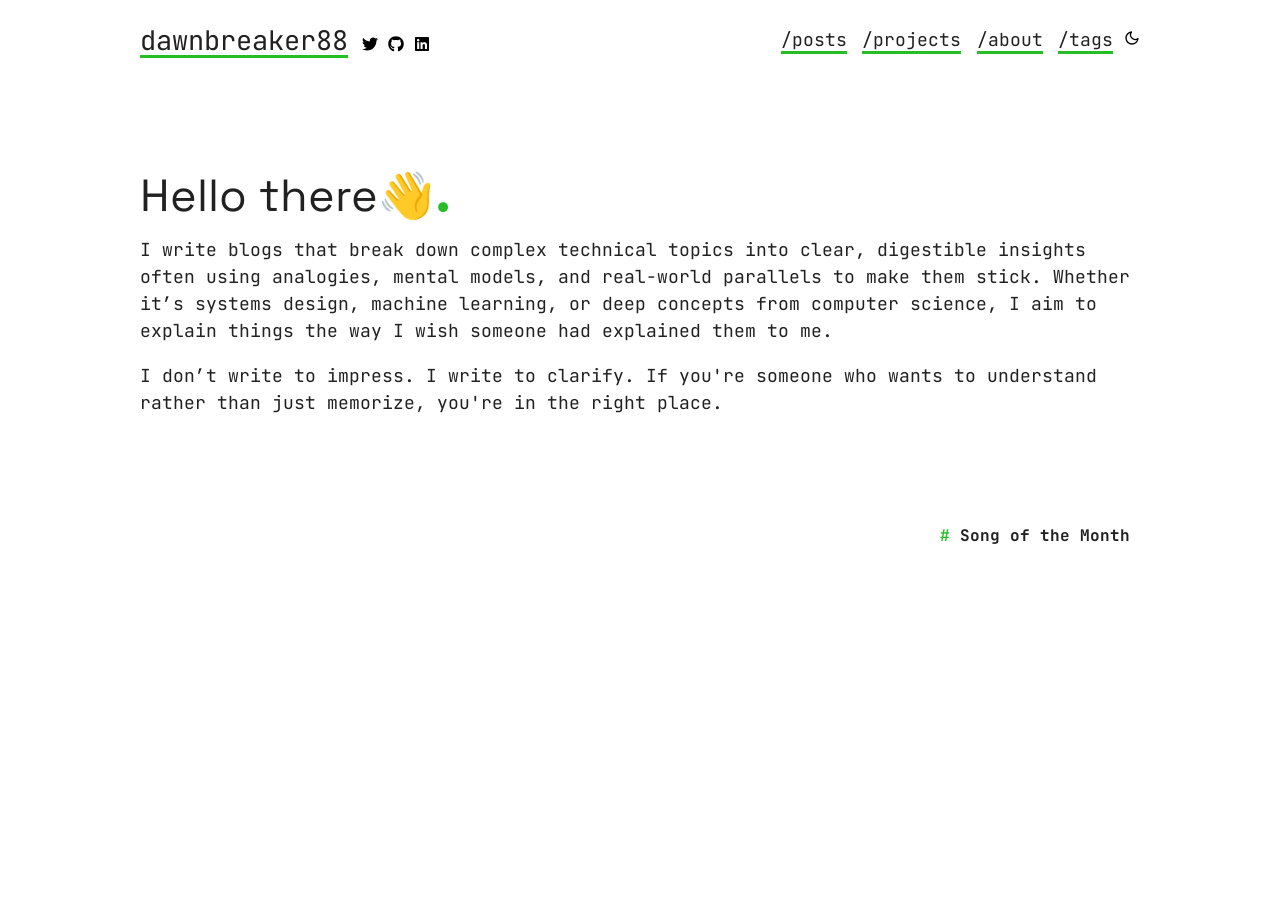
<file: index.html>
<!DOCTYPE html>
<html lang="en" class="dark light">

    <head>
    <meta charset="UTF-8">
    <meta http-equiv="X-UA-Compatible" content="IE=edge">
    <meta name="viewport" content="width=device-width, initial-scale=1.0">
    <meta name="base" content="https:&#x2F;&#x2F;dawnbreaker88.github.io&#x2F;blogsite&#x2F;">
<link rel="icon" type="image/x-icon" href="https://dawnbreaker88.github.io/blogsite">

    

    
    
    
        <title>dawnbreaker88</title>
        
            <meta property="og:title"
                  content="dawnbreaker88" />
        

    

    
        
    

    
        
    

    
    

    
    
        <link href=https://dawnbreaker88.github.io/blogsite/fonts.css rel="stylesheet" />
    

    
    

    
    

    
    <script src=https://dawnbreaker88.github.io/blogsite/js/toc.js></script>

    
    

    

    
    <link rel="alternate"
          type="application/atom+xml"
          title="dawnbreaker88"
          href="https://dawnbreaker88.github.io/blogsite/atom.xml">


    
    
        <link rel="stylesheet"
              type="text/css"
              href="https://dawnbreaker88.github.io/blogsite/theme/light.css" />
        <link id="darkModeStyle"
              rel="stylesheet"
              type="text/css"
              href="https://dawnbreaker88.github.io/blogsite/theme/dark.css" />
    

    <!-- Set the correct theme in the script -->

    
        <script src=https://dawnbreaker88.github.io/blogsite/js/themetoggle.js></script>

        
            <script>setTheme(getSavedTheme());</script>
        
    


    <link rel="stylesheet"
          type="text/css"
          media="screen"
          href="https://dawnbreaker88.github.io/blogsite/main.css" />

    

    </head>


    <body>
        <div class="content">
            <header>
    <div class="main">
        
            <a href=https:&#x2F;&#x2F;dawnbreaker88.github.io&#x2F;blogsite&#x2F;>dawnbreaker88</a>
        


        <div class="socials">
            
                <a rel="me" href="https:&#x2F;&#x2F;x.com&#x2F;dawnbreaker88" class="social">
                    <img alt="twitter"
                         src="https://dawnbreaker88.github.io/blogsite/icons/social/twitter.svg">
                </a>
            
                <a rel="me" href="https:&#x2F;&#x2F;github.com&#x2F;dawnbreaker88" class="social">
                    <img alt="github"
                         src="https://dawnbreaker88.github.io/blogsite/icons/social/github.svg">
                </a>
            
                <a rel="me" href="https:&#x2F;&#x2F;www.linkedin.com&#x2F;in&#x2F;vankaprabhath&#x2F;" class="social">
                    <img alt="linkedin"
                         src="https://dawnbreaker88.github.io/blogsite/icons/social/linkedin.svg">
                </a>
            
        </div>
    </div>

    <nav>
        
            <a href=https://dawnbreaker88.github.io/blogsite/posts style="margin-left: 0.25em">&#x2F;posts</a>
        
            <a href=https://dawnbreaker88.github.io/blogsite/projects style="margin-left: 0.25em">&#x2F;projects</a>
        
            <a href=https://dawnbreaker88.github.io/blogsite/about style="margin-left: 0.25em">&#x2F;about</a>
        
            <a href=https://dawnbreaker88.github.io/blogsite/tags style="margin-left: 0.25em">&#x2F;tags</a>
        

        

        
            <a id="dark-mode-toggle"
               onclick="toggleTheme(); event.preventDefault();"
               href="#">
                <img src="https://dawnbreaker88.github.io/blogsite/icons/sun.svg"
                     id="sun-icon"
                     style="filter: invert(1)"
                     alt="Light" />
                <img src=https://dawnbreaker88.github.io/blogsite/icons/moon.svg id="moon-icon" alt="Dark" />
            </a>

            <!-- Inititialize the theme toggle icons -->
            <script>updateItemToggleTheme()</script>
        
    </nav>
</header>


            
            
    
    <main>
        <article>
            <section class="body">
                
    <div class="page-header">
        Hello there👋<span class="primary-color" style="font-size: 1.6em">.</span>
    </div>

                <p>I write blogs that break down complex technical topics into clear, digestible insights often using analogies, mental models, and real-world parallels to make them stick. Whether it’s systems design, machine learning, or deep concepts from computer science, I aim to explain things the way I wish someone had explained them to me.</p>
<p>I don’t write to impress. I write to clarify. If you're someone who wants to understand rather than just memorize, you're in the right place.</p>
<div style="display: flex; flex-direction: column; align-items: flex-end; padding-right: 10px;">
  <iframe
    src="https://open.spotify.com/embed/track/3zEN0ii6s4DHHBpnTp3RP7?utm_source=generator"
    width="300" height="80" frameBorder="0" allowfullscreen=""
    allow="autoplay; clipboard-write; encrypted-media; fullscreen; picture-in-picture"
    loading="lazy">
  </iframe>
  <h1 style="margin-top: 8px; font-size: 16px;">Song of the Month</h1>
</div>

            </section>
        </article>
    </main>



            
                
            

            
        </div>
        

    </body>

</html>
</file>
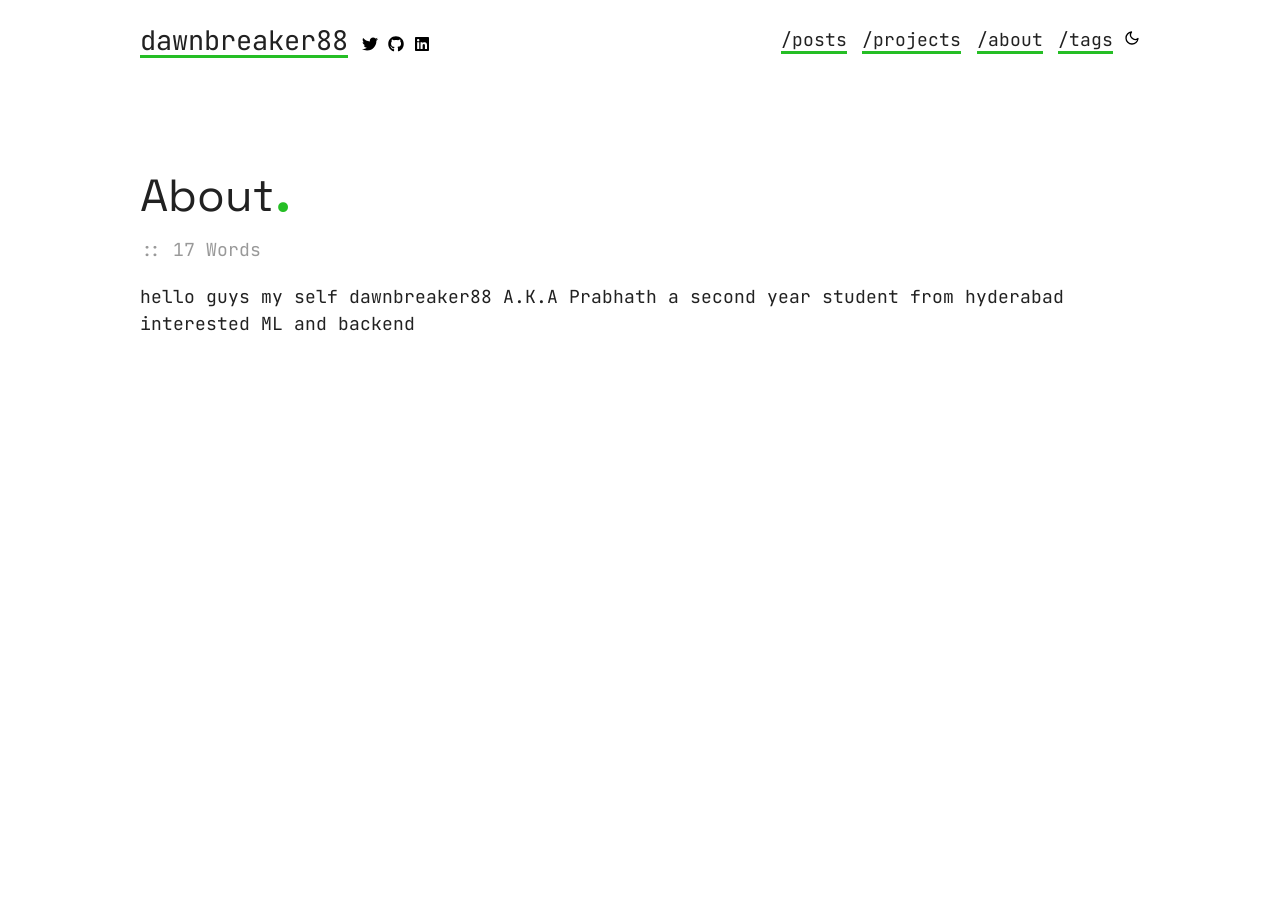
<file: about/index.html>
<!DOCTYPE html>
<html lang="en" class="dark light">

    <head>
    <meta charset="UTF-8">
    <meta http-equiv="X-UA-Compatible" content="IE=edge">
    <meta name="viewport" content="width=device-width, initial-scale=1.0">
    <meta name="base" content="https:&#x2F;&#x2F;dawnbreaker88.github.io&#x2F;blogsite&#x2F;">
<link rel="icon" type="image/x-icon" href="https://dawnbreaker88.github.io/blogsite">

    

    
    
    
        <title>
            
                About
            
        </title>

        
            <meta property="og:title"
                  content="About" />
        
    

    
        
    

    
        
    

    
    

    
    
        <link href=https://dawnbreaker88.github.io/blogsite/fonts.css rel="stylesheet" />
    

    
    

    
    

    
    <script src=https://dawnbreaker88.github.io/blogsite/js/toc.js></script>

    
    

    

    
    <link rel="alternate"
          type="application/atom+xml"
          title="dawnbreaker88"
          href="https://dawnbreaker88.github.io/blogsite/atom.xml">


    
    
        <link rel="stylesheet"
              type="text/css"
              href="https://dawnbreaker88.github.io/blogsite/theme/light.css" />
        <link id="darkModeStyle"
              rel="stylesheet"
              type="text/css"
              href="https://dawnbreaker88.github.io/blogsite/theme/dark.css" />
    

    <!-- Set the correct theme in the script -->

    
        <script src=https://dawnbreaker88.github.io/blogsite/js/themetoggle.js></script>

        
            <script>setTheme(getSavedTheme());</script>
        
    


    <link rel="stylesheet"
          type="text/css"
          media="screen"
          href="https://dawnbreaker88.github.io/blogsite/main.css" />

    

    </head>


    <body>
        <div class="content">
            <header>
    <div class="main">
        
            <a href=https:&#x2F;&#x2F;dawnbreaker88.github.io&#x2F;blogsite&#x2F;>dawnbreaker88</a>
        


        <div class="socials">
            
                <a rel="me" href="https:&#x2F;&#x2F;x.com&#x2F;dawnbreaker88" class="social">
                    <img alt="twitter"
                         src="https://dawnbreaker88.github.io/blogsite/icons/social/twitter.svg">
                </a>
            
                <a rel="me" href="https:&#x2F;&#x2F;github.com&#x2F;dawnbreaker88" class="social">
                    <img alt="github"
                         src="https://dawnbreaker88.github.io/blogsite/icons/social/github.svg">
                </a>
            
                <a rel="me" href="https:&#x2F;&#x2F;www.linkedin.com&#x2F;in&#x2F;vankaprabhath&#x2F;" class="social">
                    <img alt="linkedin"
                         src="https://dawnbreaker88.github.io/blogsite/icons/social/linkedin.svg">
                </a>
            
        </div>
    </div>

    <nav>
        
            <a href=https://dawnbreaker88.github.io/blogsite/posts style="margin-left: 0.25em">&#x2F;posts</a>
        
            <a href=https://dawnbreaker88.github.io/blogsite/projects style="margin-left: 0.25em">&#x2F;projects</a>
        
            <a href=https://dawnbreaker88.github.io/blogsite/about style="margin-left: 0.25em">&#x2F;about</a>
        
            <a href=https://dawnbreaker88.github.io/blogsite/tags style="margin-left: 0.25em">&#x2F;tags</a>
        

        

        
            <a id="dark-mode-toggle"
               onclick="toggleTheme(); event.preventDefault();"
               href="#">
                <img src="https://dawnbreaker88.github.io/blogsite/icons/sun.svg"
                     id="sun-icon"
                     style="filter: invert(1)"
                     alt="Light" />
                <img src=https://dawnbreaker88.github.io/blogsite/icons/moon.svg id="moon-icon" alt="Dark" />
            </a>

            <!-- Inititialize the theme toggle icons -->
            <script>updateItemToggleTheme()</script>
        
    </nav>
</header>


            
            
    
    <main>
        <article>
            <div class="title">
                
                
    <div class="page-header">
        About<span class="primary-color" style="font-size: 1.6em">.</span>
    </div>


                <div class="meta">
                    

                    

                    

                    :: 17 Words

                    
                    

                    
                    

                    

                </div>
            </div>

            

            
            
                
            

            <section class="body">
                <p>hello guys my self dawnbreaker88 A.K.A Prabhath a second year student from hyderabad interested ML and backend</p>

            </section>
        </article>
    </main>



            
                
            

            
        </div>
        

    </body>

</html>
</file>
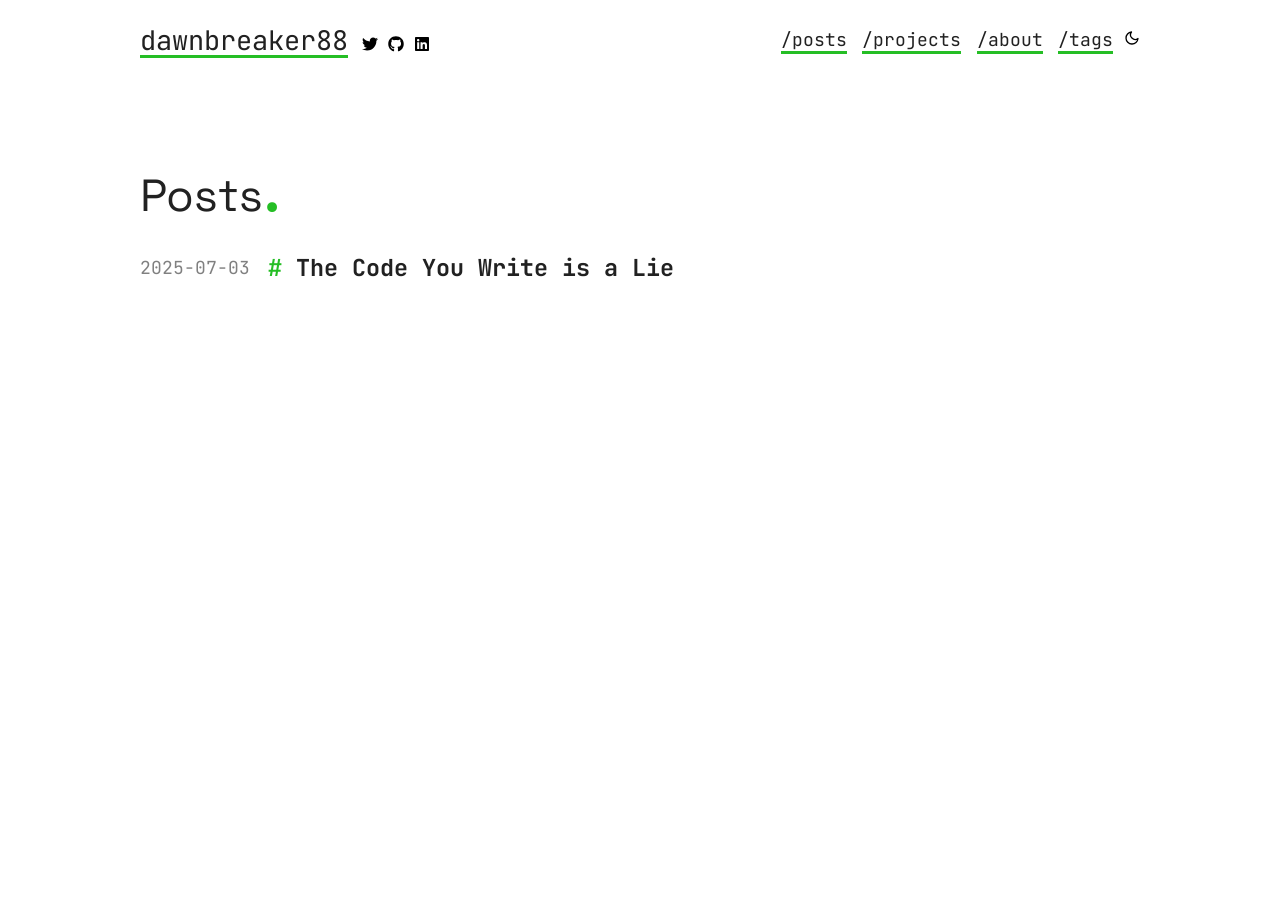
<file: posts/index.html>
<!DOCTYPE html>
<html lang="en" class="dark light">

    <head>
    <meta charset="UTF-8">
    <meta http-equiv="X-UA-Compatible" content="IE=edge">
    <meta name="viewport" content="width=device-width, initial-scale=1.0">
    <meta name="base" content="https:&#x2F;&#x2F;dawnbreaker88.github.io&#x2F;blogsite&#x2F;">
<link rel="icon" type="image/x-icon" href="https://dawnbreaker88.github.io/blogsite">

    

    
    
    
        <title>
            
                Posts
            
        </title>

        
            <meta property="og:title"
                  content="dawnbreaker88" />
        
    

    
        
    

    
        
    

    
    

    
    
        <link href=https://dawnbreaker88.github.io/blogsite/fonts.css rel="stylesheet" />
    

    
    

    
    

    
    <script src=https://dawnbreaker88.github.io/blogsite/js/toc.js></script>

    
    

    

    
    <link rel="alternate"
          type="application/atom+xml"
          title="dawnbreaker88"
          href="https://dawnbreaker88.github.io/blogsite/atom.xml">


    
    
        <link rel="stylesheet"
              type="text/css"
              href="https://dawnbreaker88.github.io/blogsite/theme/light.css" />
        <link id="darkModeStyle"
              rel="stylesheet"
              type="text/css"
              href="https://dawnbreaker88.github.io/blogsite/theme/dark.css" />
    

    <!-- Set the correct theme in the script -->

    
        <script src=https://dawnbreaker88.github.io/blogsite/js/themetoggle.js></script>

        
            <script>setTheme(getSavedTheme());</script>
        
    


    <link rel="stylesheet"
          type="text/css"
          media="screen"
          href="https://dawnbreaker88.github.io/blogsite/main.css" />

    

    </head>


    <body>
        <div class="content">
            <header>
    <div class="main">
        
            <a href=https:&#x2F;&#x2F;dawnbreaker88.github.io&#x2F;blogsite&#x2F;>dawnbreaker88</a>
        


        <div class="socials">
            
                <a rel="me" href="https:&#x2F;&#x2F;x.com&#x2F;dawnbreaker88" class="social">
                    <img alt="twitter"
                         src="https://dawnbreaker88.github.io/blogsite/icons/social/twitter.svg">
                </a>
            
                <a rel="me" href="https:&#x2F;&#x2F;github.com&#x2F;dawnbreaker88" class="social">
                    <img alt="github"
                         src="https://dawnbreaker88.github.io/blogsite/icons/social/github.svg">
                </a>
            
                <a rel="me" href="https:&#x2F;&#x2F;www.linkedin.com&#x2F;in&#x2F;vankaprabhath&#x2F;" class="social">
                    <img alt="linkedin"
                         src="https://dawnbreaker88.github.io/blogsite/icons/social/linkedin.svg">
                </a>
            
        </div>
    </div>

    <nav>
        
            <a href=https://dawnbreaker88.github.io/blogsite/posts style="margin-left: 0.25em">&#x2F;posts</a>
        
            <a href=https://dawnbreaker88.github.io/blogsite/projects style="margin-left: 0.25em">&#x2F;projects</a>
        
            <a href=https://dawnbreaker88.github.io/blogsite/about style="margin-left: 0.25em">&#x2F;about</a>
        
            <a href=https://dawnbreaker88.github.io/blogsite/tags style="margin-left: 0.25em">&#x2F;tags</a>
        

        

        
            <a id="dark-mode-toggle"
               onclick="toggleTheme(); event.preventDefault();"
               href="#">
                <img src="https://dawnbreaker88.github.io/blogsite/icons/sun.svg"
                     id="sun-icon"
                     style="filter: invert(1)"
                     alt="Light" />
                <img src=https://dawnbreaker88.github.io/blogsite/icons/moon.svg id="moon-icon" alt="Dark" />
            </a>

            <!-- Inititialize the theme toggle icons -->
            <script>updateItemToggleTheme()</script>
        
    </nav>
</header>


            
            
    
        
    <div class="page-header">
        Posts<span class="primary-color" style="font-size: 1.6em">.</span>
    </div>

    

    
        <main class="list">
    <ul>
            <li class="list-item">
                <section>
                    <div class="post-header">
                        <time>2025-07-03</time>

                        <div>
                            <h1 class="title">
                                <a href=https://dawnbreaker88.github.io/blogsite/posts/turing/>The Code You Write is a Lie</a>

                                
                            </h1>

                            <div class="meta">
                                <div class="description">
                                    
                                        
                                    
                                </div>

                                
                            </div>
                        </div>
                    </div>
                </section>
            </li>
        </ul>

        </main>
    

    
        <ul class="pagination">
            

            
        </ul>
    


            
                
            

            
        </div>
        

    </body>

</html>
</file>
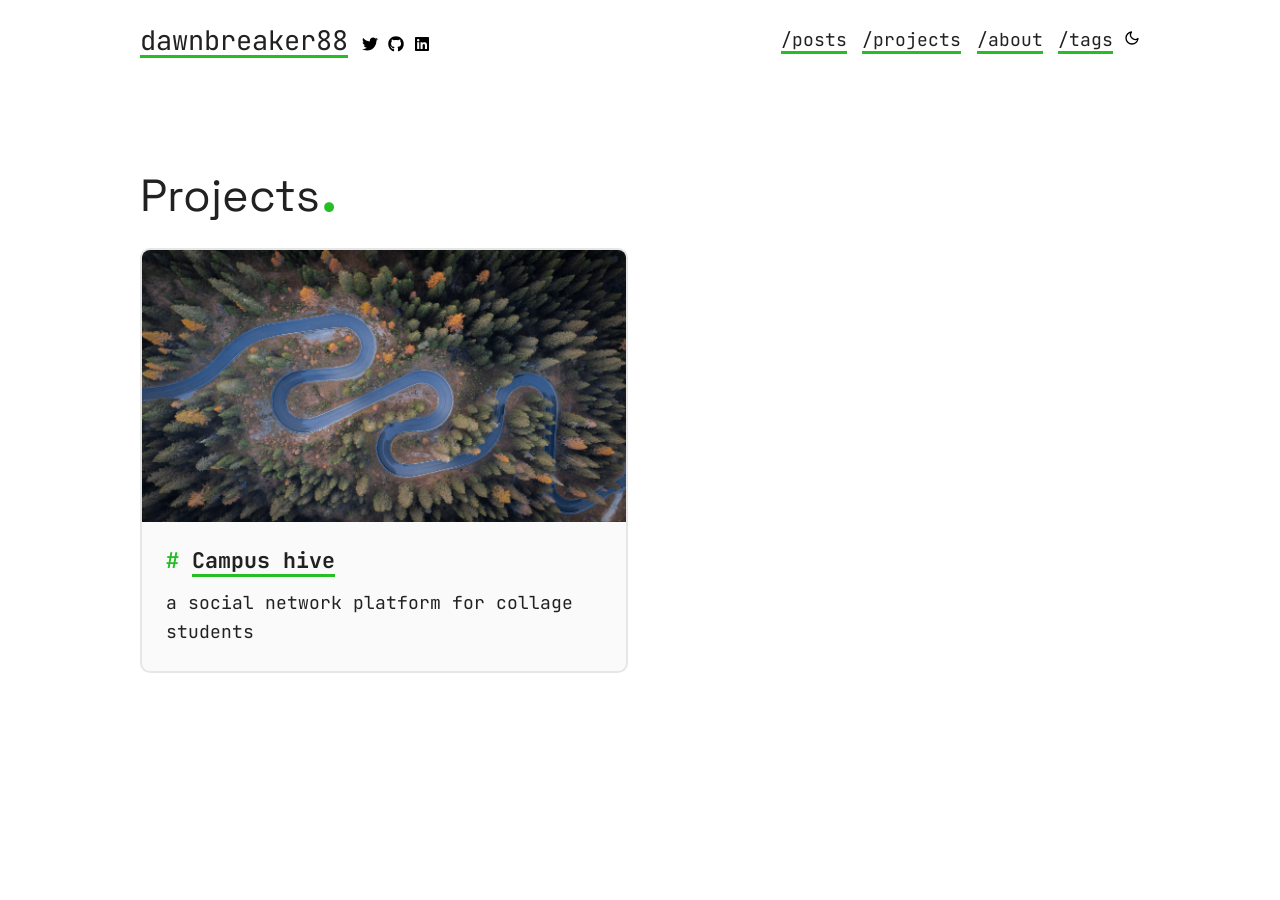
<file: projects/index.html>
<!DOCTYPE html>
<html lang="en" class="dark light">

    <head>
    <meta charset="UTF-8">
    <meta http-equiv="X-UA-Compatible" content="IE=edge">
    <meta name="viewport" content="width=device-width, initial-scale=1.0">
    <meta name="base" content="https:&#x2F;&#x2F;dawnbreaker88.github.io&#x2F;blogsite&#x2F;">
<link rel="icon" type="image/x-icon" href="https://dawnbreaker88.github.io/blogsite">

    

    
    
    
        <title>
            
                Projects
            
        </title>

        
            <meta property="og:title"
                  content="dawnbreaker88" />
        
    

    
        
    

    
        
    

    
    

    
    
        <link href=https://dawnbreaker88.github.io/blogsite/fonts.css rel="stylesheet" />
    

    
    

    
    

    
    <script src=https://dawnbreaker88.github.io/blogsite/js/toc.js></script>

    
    

    

    
    <link rel="alternate"
          type="application/atom+xml"
          title="dawnbreaker88"
          href="https://dawnbreaker88.github.io/blogsite/atom.xml">


    
    
        <link rel="stylesheet"
              type="text/css"
              href="https://dawnbreaker88.github.io/blogsite/theme/light.css" />
        <link id="darkModeStyle"
              rel="stylesheet"
              type="text/css"
              href="https://dawnbreaker88.github.io/blogsite/theme/dark.css" />
    

    <!-- Set the correct theme in the script -->

    
        <script src=https://dawnbreaker88.github.io/blogsite/js/themetoggle.js></script>

        
            <script>setTheme(getSavedTheme());</script>
        
    


    <link rel="stylesheet"
          type="text/css"
          media="screen"
          href="https://dawnbreaker88.github.io/blogsite/main.css" />

    

    </head>


    <body>
        <div class="content">
            <header>
    <div class="main">
        
            <a href=https:&#x2F;&#x2F;dawnbreaker88.github.io&#x2F;blogsite&#x2F;>dawnbreaker88</a>
        


        <div class="socials">
            
                <a rel="me" href="https:&#x2F;&#x2F;x.com&#x2F;dawnbreaker88" class="social">
                    <img alt="twitter"
                         src="https://dawnbreaker88.github.io/blogsite/icons/social/twitter.svg">
                </a>
            
                <a rel="me" href="https:&#x2F;&#x2F;github.com&#x2F;dawnbreaker88" class="social">
                    <img alt="github"
                         src="https://dawnbreaker88.github.io/blogsite/icons/social/github.svg">
                </a>
            
                <a rel="me" href="https:&#x2F;&#x2F;www.linkedin.com&#x2F;in&#x2F;vankaprabhath&#x2F;" class="social">
                    <img alt="linkedin"
                         src="https://dawnbreaker88.github.io/blogsite/icons/social/linkedin.svg">
                </a>
            
        </div>
    </div>

    <nav>
        
            <a href=https://dawnbreaker88.github.io/blogsite/posts style="margin-left: 0.25em">&#x2F;posts</a>
        
            <a href=https://dawnbreaker88.github.io/blogsite/projects style="margin-left: 0.25em">&#x2F;projects</a>
        
            <a href=https://dawnbreaker88.github.io/blogsite/about style="margin-left: 0.25em">&#x2F;about</a>
        
            <a href=https://dawnbreaker88.github.io/blogsite/tags style="margin-left: 0.25em">&#x2F;tags</a>
        

        

        
            <a id="dark-mode-toggle"
               onclick="toggleTheme(); event.preventDefault();"
               href="#">
                <img src="https://dawnbreaker88.github.io/blogsite/icons/sun.svg"
                     id="sun-icon"
                     style="filter: invert(1)"
                     alt="Light" />
                <img src=https://dawnbreaker88.github.io/blogsite/icons/moon.svg id="moon-icon" alt="Dark" />
            </a>

            <!-- Inititialize the theme toggle icons -->
            <script>updateItemToggleTheme()</script>
        
    </nav>
</header>


            
            
    
    <div class="page-header">
        Projects<span class="primary-color" style="font-size: 1.6em">.</span>
    </div>


    <main>
    <div class="cards">
            <div class="card">
                
                    <img class="card-image"
                         alt="&#x2F;projects&#x2F;project-1.jpg"
                         src="https://dawnbreaker88.github.io/blogsite/projects/project-1.jpg" />
                

                <div class="card-info">
                    <h1 class="card-title">
                        
                            <a href=https:&#x2F;&#x2F;campus-hive-fp98.vercel.app&#x2F;>Campus hive</a>
                        
                    </h1>

                    <div class="meta">
                    </div>

                    <div class="card-description">
                        a social network platform for collage students
                    </div>
                </div>
            </div>

        </div>

    </main>

    


            
                
            

            
        </div>
        

    </body>

</html>
</file>
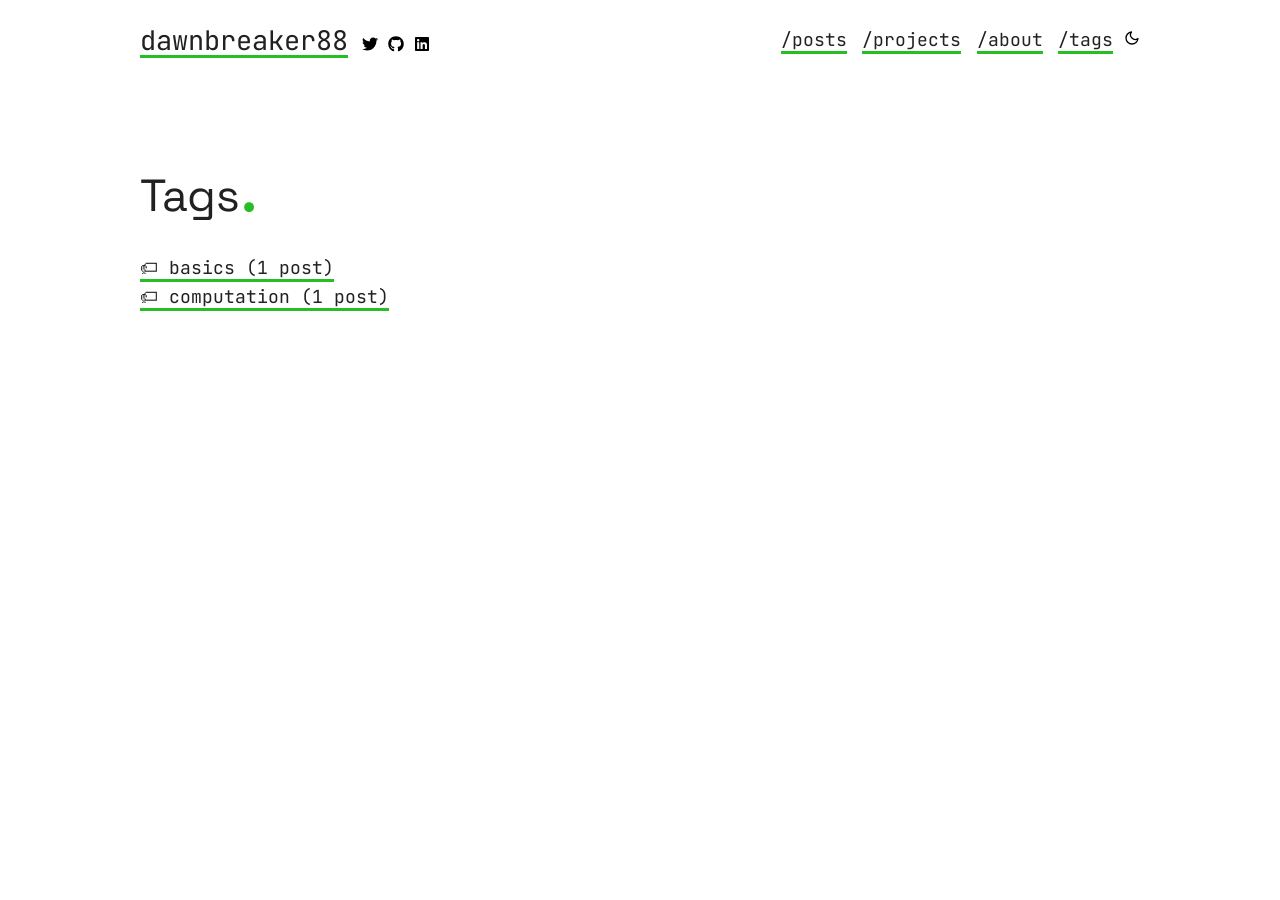
<file: tags/index.html>
<!DOCTYPE html>
<html lang="en" class="dark light">

    <head>
    <meta charset="UTF-8">
    <meta http-equiv="X-UA-Compatible" content="IE=edge">
    <meta name="viewport" content="width=device-width, initial-scale=1.0">
    <meta name="base" content="https:&#x2F;&#x2F;dawnbreaker88.github.io&#x2F;blogsite&#x2F;">
<link rel="icon" type="image/x-icon" href="https://dawnbreaker88.github.io/blogsite">

    

    
    
    
        <title>
            
                dawnbreaker88
            
        </title>

        
            <meta property="og:title"
                  content="dawnbreaker88" />
        
    

    
        
    

    
        
    

    
    

    
    
        <link href=https://dawnbreaker88.github.io/blogsite/fonts.css rel="stylesheet" />
    

    
    

    
    

    
    <script src=https://dawnbreaker88.github.io/blogsite/js/toc.js></script>

    
    

    

    
    <link rel="alternate"
          type="application/atom+xml"
          title="dawnbreaker88"
          href="https://dawnbreaker88.github.io/blogsite/atom.xml">


    
    
        <link rel="stylesheet"
              type="text/css"
              href="https://dawnbreaker88.github.io/blogsite/theme/light.css" />
        <link id="darkModeStyle"
              rel="stylesheet"
              type="text/css"
              href="https://dawnbreaker88.github.io/blogsite/theme/dark.css" />
    

    <!-- Set the correct theme in the script -->

    
        <script src=https://dawnbreaker88.github.io/blogsite/js/themetoggle.js></script>

        
            <script>setTheme(getSavedTheme());</script>
        
    


    <link rel="stylesheet"
          type="text/css"
          media="screen"
          href="https://dawnbreaker88.github.io/blogsite/main.css" />

    

    </head>


    <body>
        <div class="content">
            <header>
    <div class="main">
        
            <a href=https:&#x2F;&#x2F;dawnbreaker88.github.io&#x2F;blogsite&#x2F;>dawnbreaker88</a>
        


        <div class="socials">
            
                <a rel="me" href="https:&#x2F;&#x2F;x.com&#x2F;dawnbreaker88" class="social">
                    <img alt="twitter"
                         src="https://dawnbreaker88.github.io/blogsite/icons/social/twitter.svg">
                </a>
            
                <a rel="me" href="https:&#x2F;&#x2F;github.com&#x2F;dawnbreaker88" class="social">
                    <img alt="github"
                         src="https://dawnbreaker88.github.io/blogsite/icons/social/github.svg">
                </a>
            
                <a rel="me" href="https:&#x2F;&#x2F;www.linkedin.com&#x2F;in&#x2F;vankaprabhath&#x2F;" class="social">
                    <img alt="linkedin"
                         src="https://dawnbreaker88.github.io/blogsite/icons/social/linkedin.svg">
                </a>
            
        </div>
    </div>

    <nav>
        
            <a href=https://dawnbreaker88.github.io/blogsite/posts style="margin-left: 0.25em">&#x2F;posts</a>
        
            <a href=https://dawnbreaker88.github.io/blogsite/projects style="margin-left: 0.25em">&#x2F;projects</a>
        
            <a href=https://dawnbreaker88.github.io/blogsite/about style="margin-left: 0.25em">&#x2F;about</a>
        
            <a href=https://dawnbreaker88.github.io/blogsite/tags style="margin-left: 0.25em">&#x2F;tags</a>
        

        

        
            <a id="dark-mode-toggle"
               onclick="toggleTheme(); event.preventDefault();"
               href="#">
                <img src="https://dawnbreaker88.github.io/blogsite/icons/sun.svg"
                     id="sun-icon"
                     style="filter: invert(1)"
                     alt="Light" />
                <img src=https://dawnbreaker88.github.io/blogsite/icons/moon.svg id="moon-icon" alt="Dark" />
            </a>

            <!-- Inititialize the theme toggle icons -->
            <script>updateItemToggleTheme()</script>
        
    </nav>
</header>


            
            
    <div class="tag-cloud">
        
            
    <div class="page-header">
        Tags<span class="primary-color" style="font-size: 1.6em">.</span>
    </div>

        

        <main class="list">
            <ul class="tags">
                
                    <li>
                        <a href="https://dawnbreaker88.github.io/blogsite/tags/basics/">
                            basics (1 post)
                        </a>
                    </li>
                
                    <li>
                        <a href="https://dawnbreaker88.github.io/blogsite/tags/computation/">
                            computation (1 post)
                        </a>
                    </li>
                
            </ul>
        </main>
    </div>


            
                
            

            
        </div>
        

    </body>

</html>
</file>
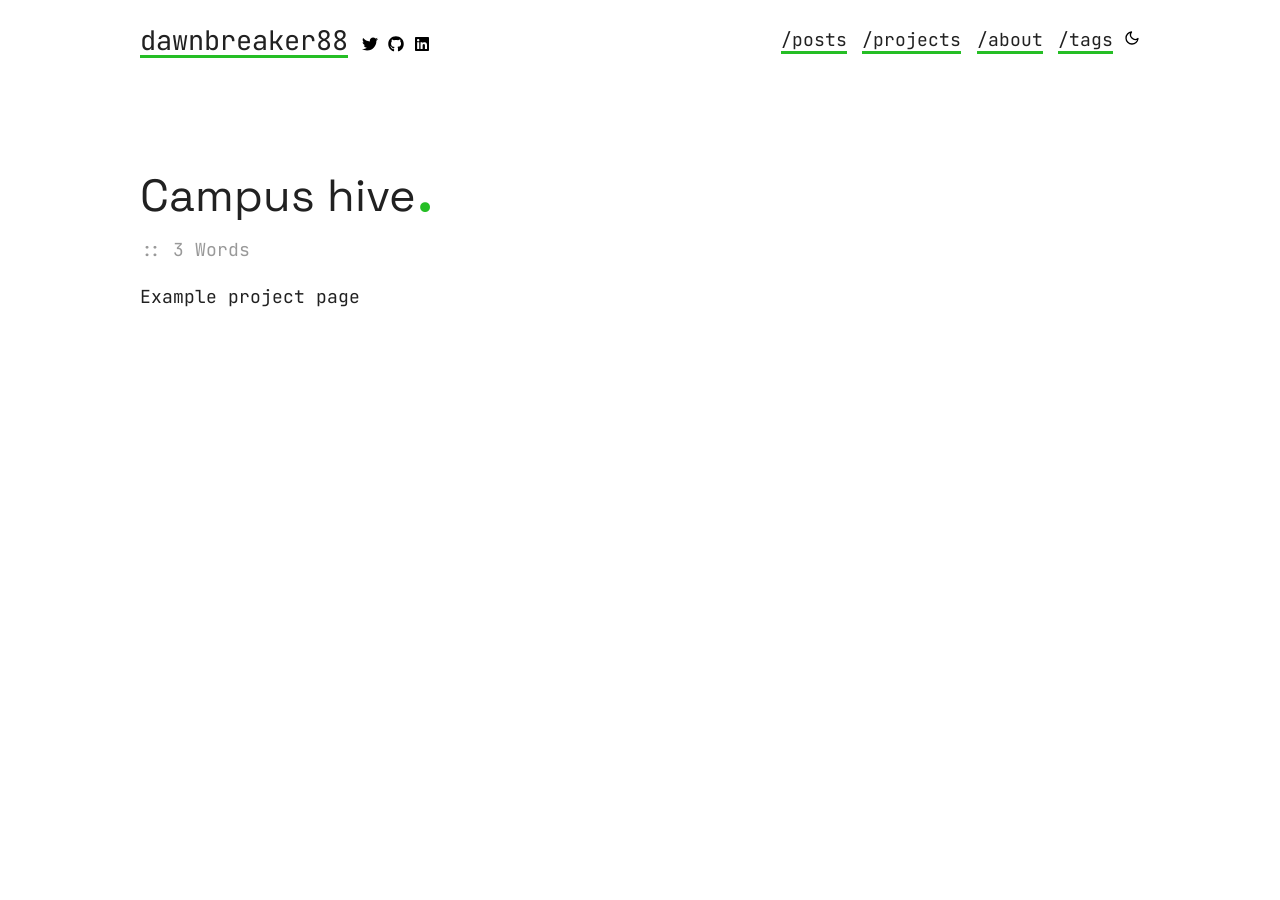
<file: projects/project-1/index.html>
<!DOCTYPE html>
<html lang="en" class="dark light">

    <head>
    <meta charset="UTF-8">
    <meta http-equiv="X-UA-Compatible" content="IE=edge">
    <meta name="viewport" content="width=device-width, initial-scale=1.0">
    <meta name="base" content="https:&#x2F;&#x2F;dawnbreaker88.github.io&#x2F;blogsite&#x2F;">
<link rel="icon" type="image/x-icon" href="https://dawnbreaker88.github.io/blogsite">

    

    
    
    
        <title>
            
                Campus hive
            
        </title>

        
            <meta property="og:title"
                  content="Campus hive" />
        
    

    
        
            <meta property="og:description" content="a social network platform for collage students" />
        
    

    
        
            <meta name="description" content="a social network platform for collage students" />
        
    

    
    

    
    
        <link href=https://dawnbreaker88.github.io/blogsite/fonts.css rel="stylesheet" />
    

    
    

    
    

    
    <script src=https://dawnbreaker88.github.io/blogsite/js/toc.js></script>

    
    

    

    
    <link rel="alternate"
          type="application/atom+xml"
          title="dawnbreaker88"
          href="https://dawnbreaker88.github.io/blogsite/atom.xml">


    
    
        <link rel="stylesheet"
              type="text/css"
              href="https://dawnbreaker88.github.io/blogsite/theme/light.css" />
        <link id="darkModeStyle"
              rel="stylesheet"
              type="text/css"
              href="https://dawnbreaker88.github.io/blogsite/theme/dark.css" />
    

    <!-- Set the correct theme in the script -->

    
        <script src=https://dawnbreaker88.github.io/blogsite/js/themetoggle.js></script>

        
            <script>setTheme(getSavedTheme());</script>
        
    


    <link rel="stylesheet"
          type="text/css"
          media="screen"
          href="https://dawnbreaker88.github.io/blogsite/main.css" />

    

    </head>


    <body>
        <div class="content">
            <header>
    <div class="main">
        
            <a href=https:&#x2F;&#x2F;dawnbreaker88.github.io&#x2F;blogsite&#x2F;>dawnbreaker88</a>
        


        <div class="socials">
            
                <a rel="me" href="https:&#x2F;&#x2F;x.com&#x2F;dawnbreaker88" class="social">
                    <img alt="twitter"
                         src="https://dawnbreaker88.github.io/blogsite/icons/social/twitter.svg">
                </a>
            
                <a rel="me" href="https:&#x2F;&#x2F;github.com&#x2F;dawnbreaker88" class="social">
                    <img alt="github"
                         src="https://dawnbreaker88.github.io/blogsite/icons/social/github.svg">
                </a>
            
                <a rel="me" href="https:&#x2F;&#x2F;www.linkedin.com&#x2F;in&#x2F;vankaprabhath&#x2F;" class="social">
                    <img alt="linkedin"
                         src="https://dawnbreaker88.github.io/blogsite/icons/social/linkedin.svg">
                </a>
            
        </div>
    </div>

    <nav>
        
            <a href=https://dawnbreaker88.github.io/blogsite/posts style="margin-left: 0.25em">&#x2F;posts</a>
        
            <a href=https://dawnbreaker88.github.io/blogsite/projects style="margin-left: 0.25em">&#x2F;projects</a>
        
            <a href=https://dawnbreaker88.github.io/blogsite/about style="margin-left: 0.25em">&#x2F;about</a>
        
            <a href=https://dawnbreaker88.github.io/blogsite/tags style="margin-left: 0.25em">&#x2F;tags</a>
        

        

        
            <a id="dark-mode-toggle"
               onclick="toggleTheme(); event.preventDefault();"
               href="#">
                <img src="https://dawnbreaker88.github.io/blogsite/icons/sun.svg"
                     id="sun-icon"
                     style="filter: invert(1)"
                     alt="Light" />
                <img src=https://dawnbreaker88.github.io/blogsite/icons/moon.svg id="moon-icon" alt="Dark" />
            </a>

            <!-- Inititialize the theme toggle icons -->
            <script>updateItemToggleTheme()</script>
        
    </nav>
</header>


            
            
    
    <main>
        <article>
            <div class="title">
                
                
    <div class="page-header">
        Campus hive<span class="primary-color" style="font-size: 1.6em">.</span>
    </div>


                <div class="meta">
                    

                    

                    

                    :: 3 Words

                    
                    

                    
                    

                    

                </div>
            </div>

            

            
            
                
            

            <section class="body">
                <p>Example project page</p>

            </section>
        </article>
    </main>



            
                
            

            
        </div>
        

    </body>

</html>
</file>
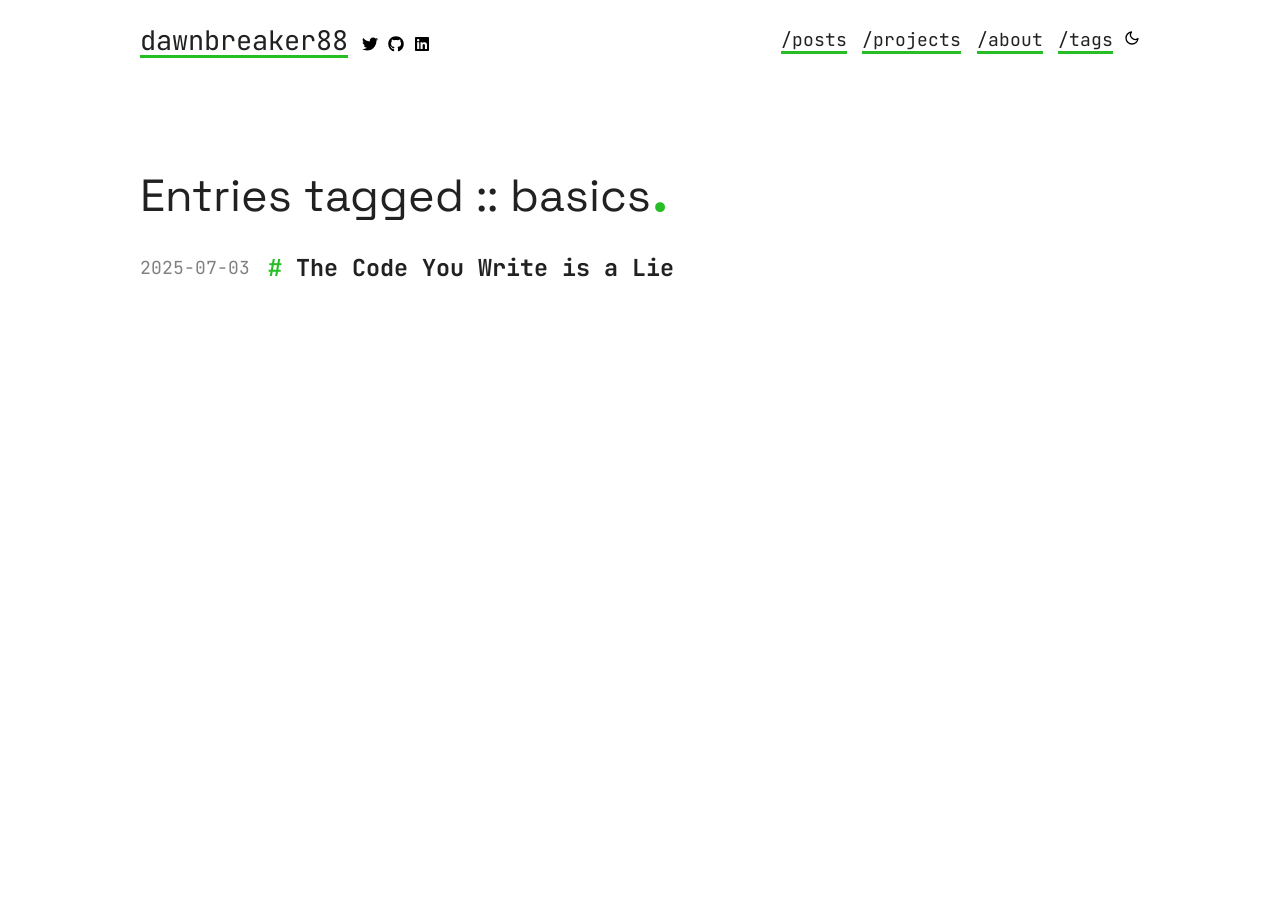
<file: tags/basics/index.html>
<!DOCTYPE html>
<html lang="en" class="dark light">

    <head>
    <meta charset="UTF-8">
    <meta http-equiv="X-UA-Compatible" content="IE=edge">
    <meta name="viewport" content="width=device-width, initial-scale=1.0">
    <meta name="base" content="https:&#x2F;&#x2F;dawnbreaker88.github.io&#x2F;blogsite&#x2F;">
<link rel="icon" type="image/x-icon" href="https://dawnbreaker88.github.io/blogsite">

    

    
    
    
        <title>
            
                dawnbreaker88
            
        </title>

        
            <meta property="og:title"
                  content="dawnbreaker88" />
        
    

    
        
    

    
        
    

    
    

    
    
        <link href=https://dawnbreaker88.github.io/blogsite/fonts.css rel="stylesheet" />
    

    
    

    
    

    
    <script src=https://dawnbreaker88.github.io/blogsite/js/toc.js></script>

    
    

    

    
    <link rel="alternate"
          type="application/atom+xml"
          title="dawnbreaker88"
          href="https://dawnbreaker88.github.io/blogsite/atom.xml">


    
    
        <link rel="stylesheet"
              type="text/css"
              href="https://dawnbreaker88.github.io/blogsite/theme/light.css" />
        <link id="darkModeStyle"
              rel="stylesheet"
              type="text/css"
              href="https://dawnbreaker88.github.io/blogsite/theme/dark.css" />
    

    <!-- Set the correct theme in the script -->

    
        <script src=https://dawnbreaker88.github.io/blogsite/js/themetoggle.js></script>

        
            <script>setTheme(getSavedTheme());</script>
        
    


    <link rel="stylesheet"
          type="text/css"
          media="screen"
          href="https://dawnbreaker88.github.io/blogsite/main.css" />

    

    </head>


    <body>
        <div class="content">
            <header>
    <div class="main">
        
            <a href=https:&#x2F;&#x2F;dawnbreaker88.github.io&#x2F;blogsite&#x2F;>dawnbreaker88</a>
        


        <div class="socials">
            
                <a rel="me" href="https:&#x2F;&#x2F;x.com&#x2F;dawnbreaker88" class="social">
                    <img alt="twitter"
                         src="https://dawnbreaker88.github.io/blogsite/icons/social/twitter.svg">
                </a>
            
                <a rel="me" href="https:&#x2F;&#x2F;github.com&#x2F;dawnbreaker88" class="social">
                    <img alt="github"
                         src="https://dawnbreaker88.github.io/blogsite/icons/social/github.svg">
                </a>
            
                <a rel="me" href="https:&#x2F;&#x2F;www.linkedin.com&#x2F;in&#x2F;vankaprabhath&#x2F;" class="social">
                    <img alt="linkedin"
                         src="https://dawnbreaker88.github.io/blogsite/icons/social/linkedin.svg">
                </a>
            
        </div>
    </div>

    <nav>
        
            <a href=https://dawnbreaker88.github.io/blogsite/posts style="margin-left: 0.25em">&#x2F;posts</a>
        
            <a href=https://dawnbreaker88.github.io/blogsite/projects style="margin-left: 0.25em">&#x2F;projects</a>
        
            <a href=https://dawnbreaker88.github.io/blogsite/about style="margin-left: 0.25em">&#x2F;about</a>
        
            <a href=https://dawnbreaker88.github.io/blogsite/tags style="margin-left: 0.25em">&#x2F;tags</a>
        

        

        
            <a id="dark-mode-toggle"
               onclick="toggleTheme(); event.preventDefault();"
               href="#">
                <img src="https://dawnbreaker88.github.io/blogsite/icons/sun.svg"
                     id="sun-icon"
                     style="filter: invert(1)"
                     alt="Light" />
                <img src=https://dawnbreaker88.github.io/blogsite/icons/moon.svg id="moon-icon" alt="Dark" />
            </a>

            <!-- Inititialize the theme toggle icons -->
            <script>updateItemToggleTheme()</script>
        
    </nav>
</header>


            
            

    
    
        <div class="page-header">
            Entries tagged :: basics<span class="primary-color" style="font-size: 1.6em">.</span>
        </div>
    

    <main class="list">
        
    <ul>
            <li class="list-item">
                <section>
                    <div class="post-header">
                        <time>2025-07-03</time>

                        <div>
                            <h1 class="title">
                                <a href=https://dawnbreaker88.github.io/blogsite/posts/turing/>The Code You Write is a Lie</a>

                                
                            </h1>

                            <div class="meta">
                                <div class="description">
                                    
                                        
                                    
                                </div>

                                
                            </div>
                        </div>
                    </div>
                </section>
            </li>
        </ul>

    </main>




            
                
            

            
        </div>
        

    </body>

</html>
</file>
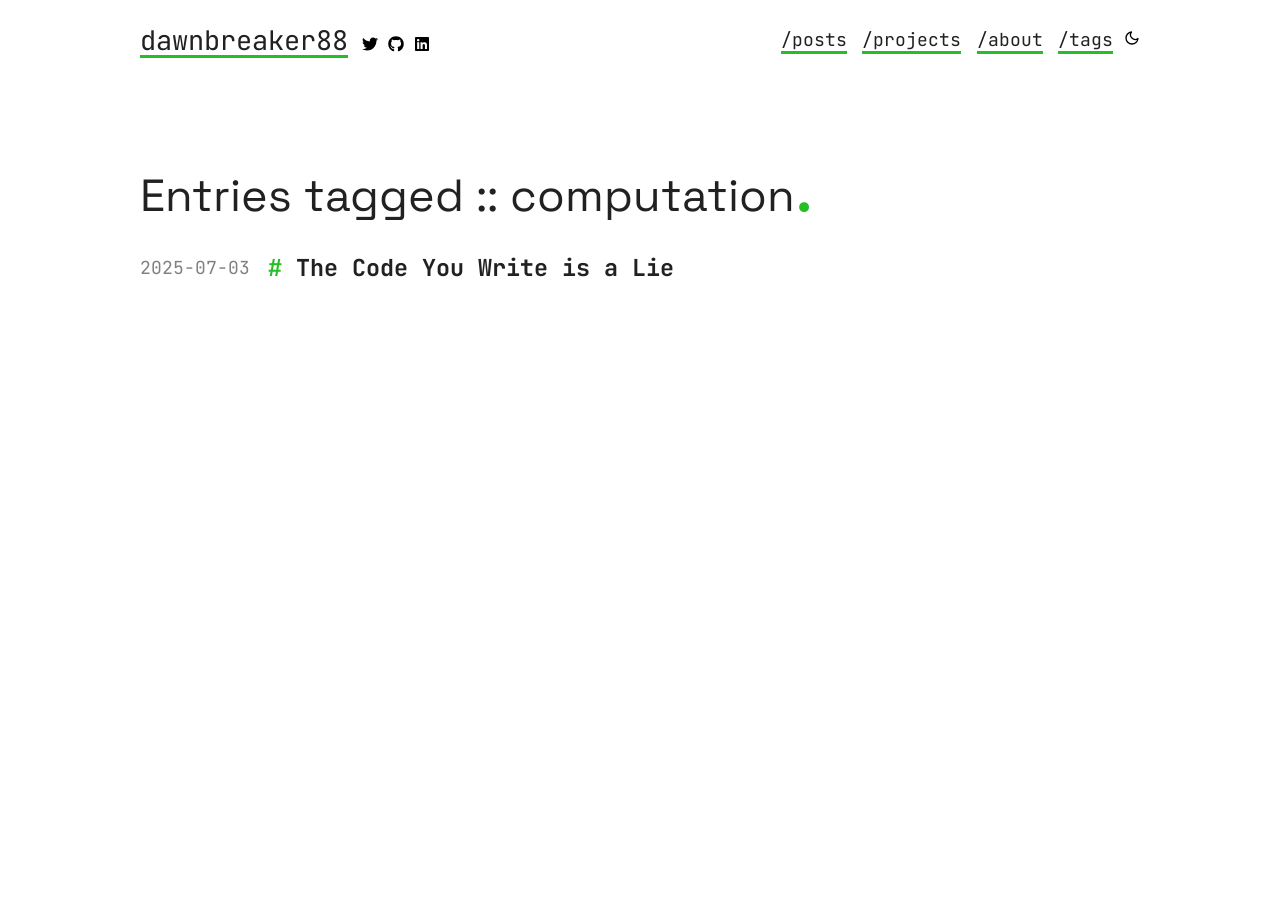
<file: tags/computation/index.html>
<!DOCTYPE html>
<html lang="en" class="dark light">

    <head>
    <meta charset="UTF-8">
    <meta http-equiv="X-UA-Compatible" content="IE=edge">
    <meta name="viewport" content="width=device-width, initial-scale=1.0">
    <meta name="base" content="https:&#x2F;&#x2F;dawnbreaker88.github.io&#x2F;blogsite&#x2F;">
<link rel="icon" type="image/x-icon" href="https://dawnbreaker88.github.io/blogsite">

    

    
    
    
        <title>
            
                dawnbreaker88
            
        </title>

        
            <meta property="og:title"
                  content="dawnbreaker88" />
        
    

    
        
    

    
        
    

    
    

    
    
        <link href=https://dawnbreaker88.github.io/blogsite/fonts.css rel="stylesheet" />
    

    
    

    
    

    
    <script src=https://dawnbreaker88.github.io/blogsite/js/toc.js></script>

    
    

    

    
    <link rel="alternate"
          type="application/atom+xml"
          title="dawnbreaker88"
          href="https://dawnbreaker88.github.io/blogsite/atom.xml">


    
    
        <link rel="stylesheet"
              type="text/css"
              href="https://dawnbreaker88.github.io/blogsite/theme/light.css" />
        <link id="darkModeStyle"
              rel="stylesheet"
              type="text/css"
              href="https://dawnbreaker88.github.io/blogsite/theme/dark.css" />
    

    <!-- Set the correct theme in the script -->

    
        <script src=https://dawnbreaker88.github.io/blogsite/js/themetoggle.js></script>

        
            <script>setTheme(getSavedTheme());</script>
        
    


    <link rel="stylesheet"
          type="text/css"
          media="screen"
          href="https://dawnbreaker88.github.io/blogsite/main.css" />

    

    </head>


    <body>
        <div class="content">
            <header>
    <div class="main">
        
            <a href=https:&#x2F;&#x2F;dawnbreaker88.github.io&#x2F;blogsite&#x2F;>dawnbreaker88</a>
        


        <div class="socials">
            
                <a rel="me" href="https:&#x2F;&#x2F;x.com&#x2F;dawnbreaker88" class="social">
                    <img alt="twitter"
                         src="https://dawnbreaker88.github.io/blogsite/icons/social/twitter.svg">
                </a>
            
                <a rel="me" href="https:&#x2F;&#x2F;github.com&#x2F;dawnbreaker88" class="social">
                    <img alt="github"
                         src="https://dawnbreaker88.github.io/blogsite/icons/social/github.svg">
                </a>
            
                <a rel="me" href="https:&#x2F;&#x2F;www.linkedin.com&#x2F;in&#x2F;vankaprabhath&#x2F;" class="social">
                    <img alt="linkedin"
                         src="https://dawnbreaker88.github.io/blogsite/icons/social/linkedin.svg">
                </a>
            
        </div>
    </div>

    <nav>
        
            <a href=https://dawnbreaker88.github.io/blogsite/posts style="margin-left: 0.25em">&#x2F;posts</a>
        
            <a href=https://dawnbreaker88.github.io/blogsite/projects style="margin-left: 0.25em">&#x2F;projects</a>
        
            <a href=https://dawnbreaker88.github.io/blogsite/about style="margin-left: 0.25em">&#x2F;about</a>
        
            <a href=https://dawnbreaker88.github.io/blogsite/tags style="margin-left: 0.25em">&#x2F;tags</a>
        

        

        
            <a id="dark-mode-toggle"
               onclick="toggleTheme(); event.preventDefault();"
               href="#">
                <img src="https://dawnbreaker88.github.io/blogsite/icons/sun.svg"
                     id="sun-icon"
                     style="filter: invert(1)"
                     alt="Light" />
                <img src=https://dawnbreaker88.github.io/blogsite/icons/moon.svg id="moon-icon" alt="Dark" />
            </a>

            <!-- Inititialize the theme toggle icons -->
            <script>updateItemToggleTheme()</script>
        
    </nav>
</header>


            
            

    
    
        <div class="page-header">
            Entries tagged :: computation<span class="primary-color" style="font-size: 1.6em">.</span>
        </div>
    

    <main class="list">
        
    <ul>
            <li class="list-item">
                <section>
                    <div class="post-header">
                        <time>2025-07-03</time>

                        <div>
                            <h1 class="title">
                                <a href=https://dawnbreaker88.github.io/blogsite/posts/turing/>The Code You Write is a Lie</a>

                                
                            </h1>

                            <div class="meta">
                                <div class="description">
                                    
                                        
                                    
                                </div>

                                
                            </div>
                        </div>
                    </div>
                </section>
            </li>
        </ul>

    </main>




            
                
            

            
        </div>
        

    </body>

</html>
</file>
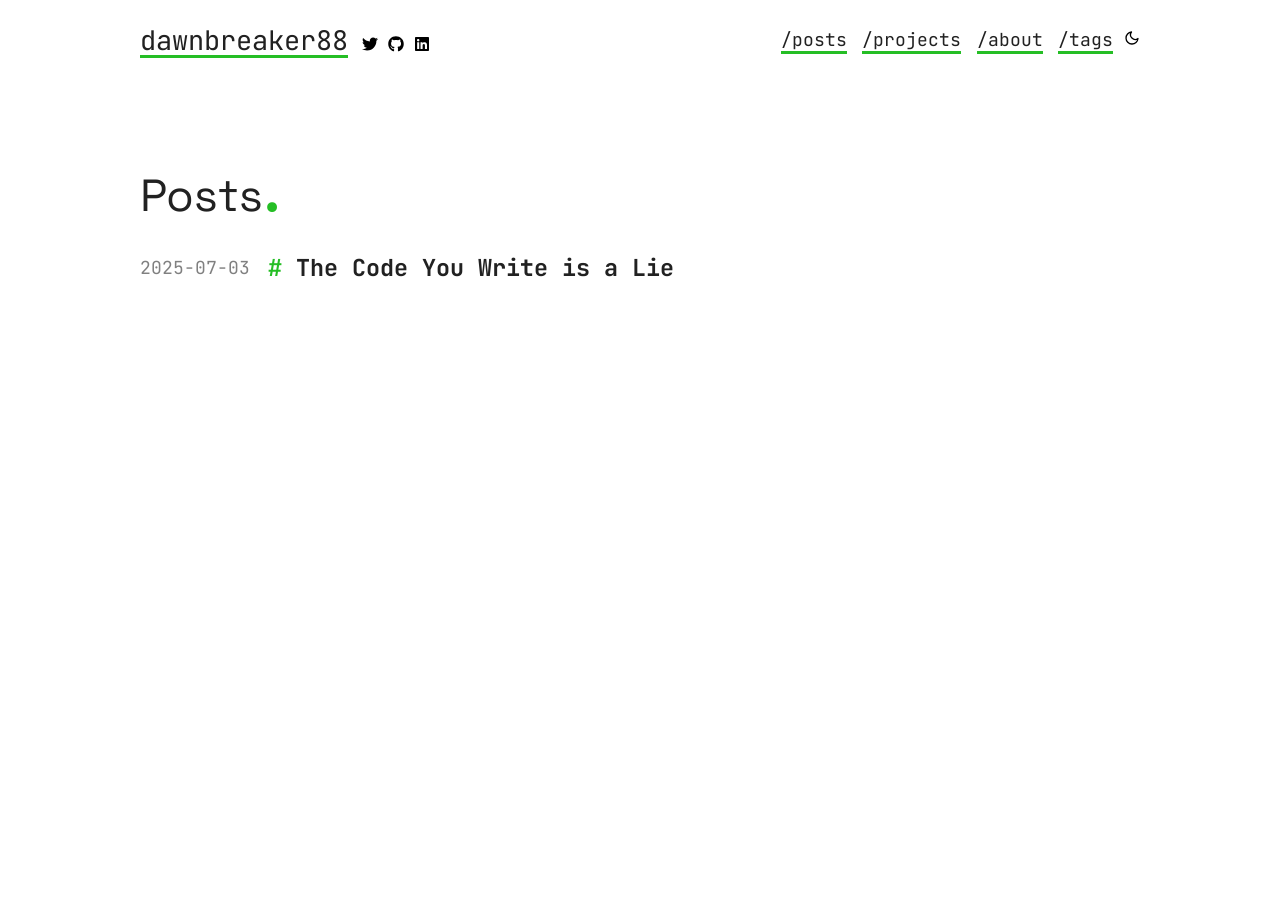
<file: posts/page/1/index.html>
<!doctype html>
<meta charset="utf-8">
<link rel="canonical" href="https://dawnbreaker88.github.io/blogsite/posts/">
<meta http-equiv="refresh" content="0; url=https://dawnbreaker88.github.io/blogsite/posts/">
<title>Redirect</title>
<p><a href="https://dawnbreaker88.github.io/blogsite/posts/">Click here</a> to be redirected.</p>
</file>
